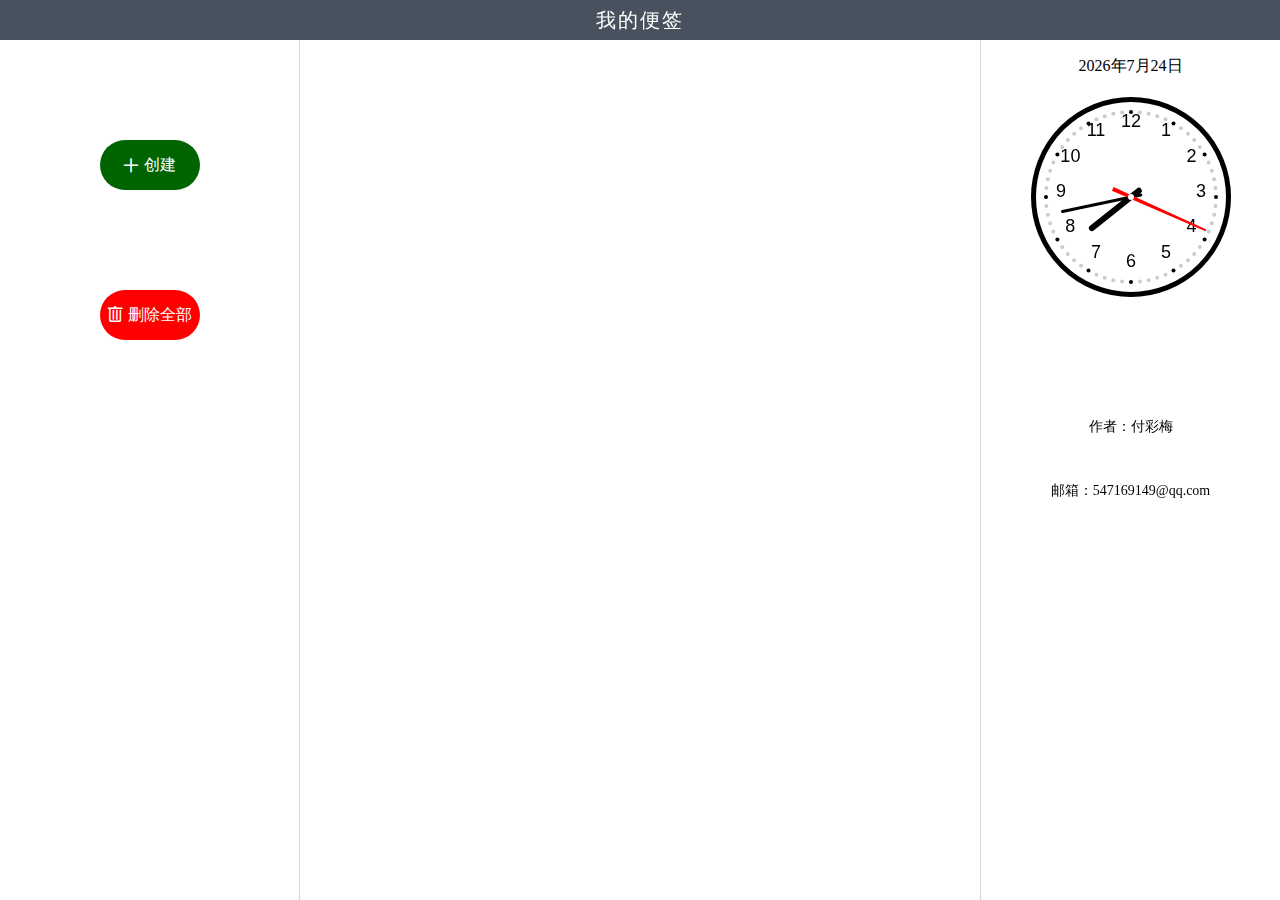
<file: index.html>
<!DOCTYPE html>
<html>
<head>
    <meta charset="UTF-8">
    <title>StickyNotes</title>
    <link href="CSS/iconFont/iconfont.css" rel="stylesheet">
    <link href="CSS/normalize.css" rel="stylesheet">
    <link href="CSS/index.css" rel="stylesheet">
</head>
<body>
<nav>
    <div class="navTitle">我的便签</div>
</nav>

<div class="container">
    <div class="main">
        <div class="mainContent" id="mainContent">
        </div>
    </div>
    <div class="left">
        <button id="create"><i class="iconfont icon-chuangjian"></i>  创建</button>
        <button id="delAll"><i class="iconfont icon-quanbushanchu"></i> 删除全部</button>
    </div>
    <div class="right">
        <div class="curTime">
            <p><span class="year"></span>年<span class="month"></span>月<span class="day"></span>日</p>
        </div>

        <div class="canvasDiv">
            <canvas id="clock" width="200px" height="200px"></canvas>
        </div>
        <div class="myInfo">
            <p class="author">作者：付彩梅</p>
            <p>邮箱：547169149@qq.com</p>
        </div>
    </div>
</div>

<script src="js/common.js"></script>
<script src="js/index.js"></script>
<script type="text/javascript" src="js/clock.js"></script>

</body>
</html>
</file>
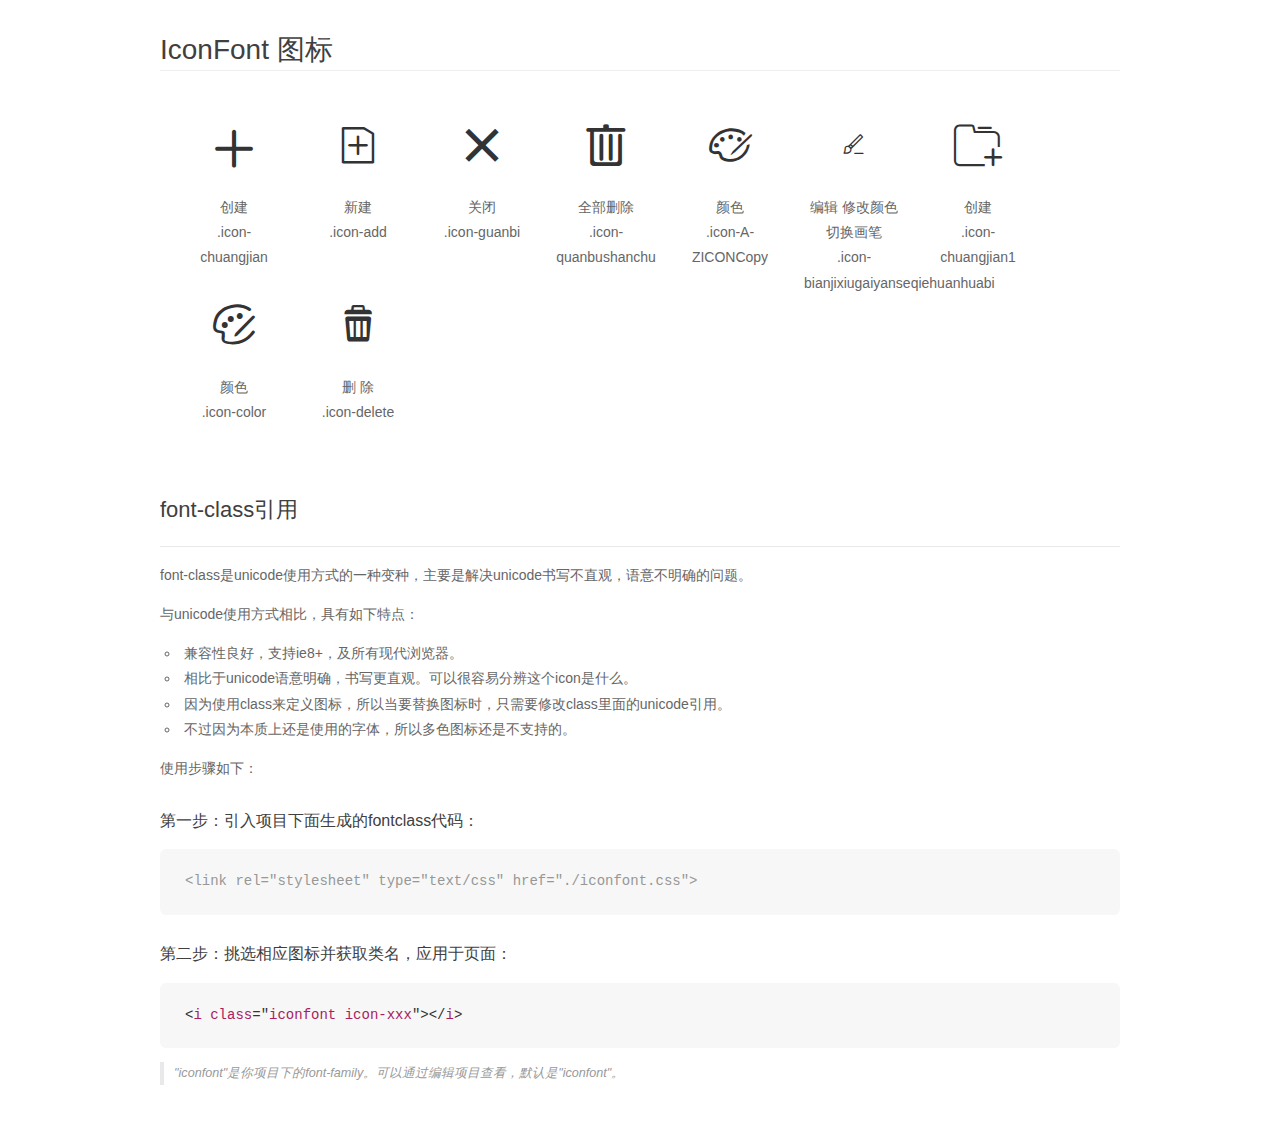
<file: CSS/iconFont/demo_fontclass.html>
<!DOCTYPE html>
<html>
<head>
    <meta charset="utf-8"/>
    <title>IconFont</title>
    <link rel="stylesheet" href="demo.css">
    <link rel="stylesheet" href="iconfont.css">
</head>
<body>
    <div class="main markdown">
        <h1>IconFont 图标</h1>
        <ul class="icon_lists clear">
            
                <li>
                <i class="icon iconfont icon-chuangjian"></i>
                    <div class="name">创建</div>
                    <div class="fontclass">.icon-chuangjian</div>
                </li>
            
                <li>
                <i class="icon iconfont icon-add"></i>
                    <div class="name">新建</div>
                    <div class="fontclass">.icon-add</div>
                </li>
            
                <li>
                <i class="icon iconfont icon-guanbi"></i>
                    <div class="name">关闭</div>
                    <div class="fontclass">.icon-guanbi</div>
                </li>
            
                <li>
                <i class="icon iconfont icon-quanbushanchu"></i>
                    <div class="name">全部删除</div>
                    <div class="fontclass">.icon-quanbushanchu</div>
                </li>
            
                <li>
                <i class="icon iconfont icon-A-ZICONCopy"></i>
                    <div class="name">颜色</div>
                    <div class="fontclass">.icon-A-ZICONCopy</div>
                </li>
            
                <li>
                <i class="icon iconfont icon-bianjixiugaiyanseqiehuanhuabi"></i>
                    <div class="name">编辑 修改颜色 切换画笔</div>
                    <div class="fontclass">.icon-bianjixiugaiyanseqiehuanhuabi</div>
                </li>
            
                <li>
                <i class="icon iconfont icon-chuangjian1"></i>
                    <div class="name">创建</div>
                    <div class="fontclass">.icon-chuangjian1</div>
                </li>
            
                <li>
                <i class="icon iconfont icon-color"></i>
                    <div class="name">颜色</div>
                    <div class="fontclass">.icon-color</div>
                </li>
            
                <li>
                <i class="icon iconfont icon-delete"></i>
                    <div class="name">删 除</div>
                    <div class="fontclass">.icon-delete</div>
                </li>
            
        </ul>

        <h2 id="font-class-">font-class引用</h2>
        <hr>

        <p>font-class是unicode使用方式的一种变种，主要是解决unicode书写不直观，语意不明确的问题。</p>
        <p>与unicode使用方式相比，具有如下特点：</p>
        <ul>
        <li>兼容性良好，支持ie8+，及所有现代浏览器。</li>
        <li>相比于unicode语意明确，书写更直观。可以很容易分辨这个icon是什么。</li>
        <li>因为使用class来定义图标，所以当要替换图标时，只需要修改class里面的unicode引用。</li>
        <li>不过因为本质上还是使用的字体，所以多色图标还是不支持的。</li>
        </ul>
        <p>使用步骤如下：</p>
        <h3 id="-fontclass-">第一步：引入项目下面生成的fontclass代码：</h3>


        <pre><code class="lang-js hljs javascript"><span class="hljs-comment">&lt;link rel="stylesheet" type="text/css" href="./iconfont.css"&gt;</span></code></pre>
        <h3 id="-">第二步：挑选相应图标并获取类名，应用于页面：</h3>
        <pre><code class="lang-css hljs">&lt;<span class="hljs-selector-tag">i</span> <span class="hljs-selector-tag">class</span>="<span class="hljs-selector-tag">iconfont</span> <span class="hljs-selector-tag">icon-xxx</span>"&gt;&lt;/<span class="hljs-selector-tag">i</span>&gt;</code></pre>
        <blockquote>
        <p>"iconfont"是你项目下的font-family。可以通过编辑项目查看，默认是"iconfont"。</p>
        </blockquote>
    </div>
</body>
</html>
</file>
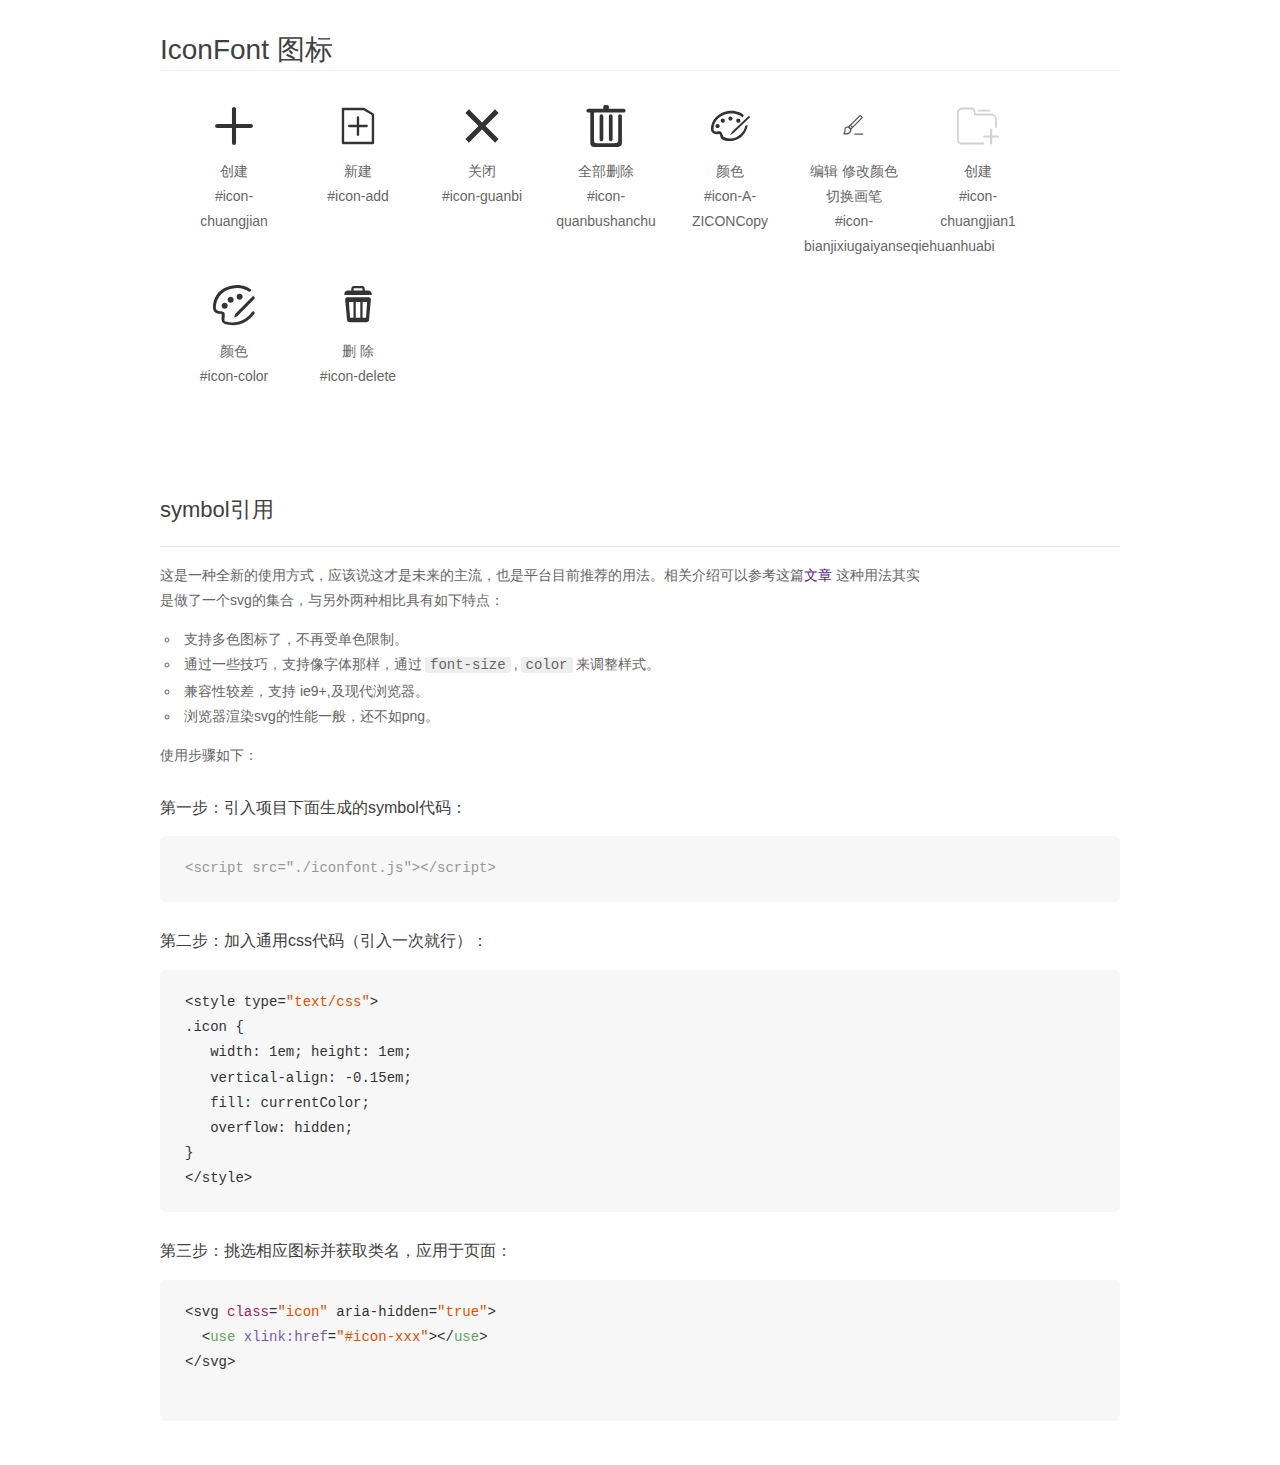
<file: CSS/iconFont/demo_symbol.html>
<!DOCTYPE html>
<html>
<head>
    <meta charset="utf-8"/>
    <title>IconFont</title>
    <link rel="stylesheet" href="demo.css">
    <script src="iconfont.js"></script>

    <style type="text/css">
        .icon {
          /* 通过设置 font-size 来改变图标大小 */
          width: 1em; height: 1em;
          /* 图标和文字相邻时，垂直对齐 */
          vertical-align: -0.15em;
          /* 通过设置 color 来改变 SVG 的颜色/fill */
          fill: currentColor;
          /* path 和 stroke 溢出 viewBox 部分在 IE 下会显示
             normalize.css 中也包含这行 */
          overflow: hidden;
        }

    </style>
</head>
<body>
    <div class="main markdown">
        <h1>IconFont 图标</h1>
        <ul class="icon_lists clear">
            
                <li>
                    <svg class="icon" aria-hidden="true">
                        <use xlink:href="#icon-chuangjian"></use>
                    </svg>
                    <div class="name">创建</div>
                    <div class="fontclass">#icon-chuangjian</div>
                </li>
            
                <li>
                    <svg class="icon" aria-hidden="true">
                        <use xlink:href="#icon-add"></use>
                    </svg>
                    <div class="name">新建</div>
                    <div class="fontclass">#icon-add</div>
                </li>
            
                <li>
                    <svg class="icon" aria-hidden="true">
                        <use xlink:href="#icon-guanbi"></use>
                    </svg>
                    <div class="name">关闭</div>
                    <div class="fontclass">#icon-guanbi</div>
                </li>
            
                <li>
                    <svg class="icon" aria-hidden="true">
                        <use xlink:href="#icon-quanbushanchu"></use>
                    </svg>
                    <div class="name">全部删除</div>
                    <div class="fontclass">#icon-quanbushanchu</div>
                </li>
            
                <li>
                    <svg class="icon" aria-hidden="true">
                        <use xlink:href="#icon-A-ZICONCopy"></use>
                    </svg>
                    <div class="name">颜色</div>
                    <div class="fontclass">#icon-A-ZICONCopy</div>
                </li>
            
                <li>
                    <svg class="icon" aria-hidden="true">
                        <use xlink:href="#icon-bianjixiugaiyanseqiehuanhuabi"></use>
                    </svg>
                    <div class="name">编辑 修改颜色 切换画笔</div>
                    <div class="fontclass">#icon-bianjixiugaiyanseqiehuanhuabi</div>
                </li>
            
                <li>
                    <svg class="icon" aria-hidden="true">
                        <use xlink:href="#icon-chuangjian1"></use>
                    </svg>
                    <div class="name">创建</div>
                    <div class="fontclass">#icon-chuangjian1</div>
                </li>
            
                <li>
                    <svg class="icon" aria-hidden="true">
                        <use xlink:href="#icon-color"></use>
                    </svg>
                    <div class="name">颜色</div>
                    <div class="fontclass">#icon-color</div>
                </li>
            
                <li>
                    <svg class="icon" aria-hidden="true">
                        <use xlink:href="#icon-delete"></use>
                    </svg>
                    <div class="name">删 除</div>
                    <div class="fontclass">#icon-delete</div>
                </li>
            
        </ul>


        <h2 id="symbol-">symbol引用</h2>
        <hr>

        <p>这是一种全新的使用方式，应该说这才是未来的主流，也是平台目前推荐的用法。相关介绍可以参考这篇<a href="">文章</a>
        这种用法其实是做了一个svg的集合，与另外两种相比具有如下特点：</p>
        <ul>
          <li>支持多色图标了，不再受单色限制。</li>
          <li>通过一些技巧，支持像字体那样，通过<code>font-size</code>,<code>color</code>来调整样式。</li>
          <li>兼容性较差，支持 ie9+,及现代浏览器。</li>
          <li>浏览器渲染svg的性能一般，还不如png。</li>
        </ul>
        <p>使用步骤如下：</p>
        <h3 id="-symbol-">第一步：引入项目下面生成的symbol代码：</h3>
        <pre><code class="lang-js hljs javascript"><span class="hljs-comment">&lt;script src="./iconfont.js"&gt;&lt;/script&gt;</span></code></pre>
        <h3 id="-css-">第二步：加入通用css代码（引入一次就行）：</h3>
        <pre><code class="lang-js hljs javascript">&lt;style type=<span class="hljs-string">"text/css"</span>&gt;
.icon {
   width: <span class="hljs-number">1</span>em; height: <span class="hljs-number">1</span>em;
   vertical-align: <span class="hljs-number">-0.15</span>em;
   fill: currentColor;
   overflow: hidden;
}
&lt;<span class="hljs-regexp">/style&gt;</span></code></pre>
        <h3 id="-">第三步：挑选相应图标并获取类名，应用于页面：</h3>
        <pre><code class="lang-js hljs javascript">&lt;svg <span class="hljs-class"><span class="hljs-keyword">class</span></span>=<span class="hljs-string">"icon"</span> aria-hidden=<span class="hljs-string">"true"</span>&gt;<span class="xml"><span class="hljs-tag">
  &lt;<span class="hljs-name">use</span> <span class="hljs-attr">xlink:href</span>=<span class="hljs-string">"#icon-xxx"</span>&gt;</span><span class="hljs-tag">&lt;/<span class="hljs-name">use</span>&gt;</span>
</span>&lt;<span class="hljs-regexp">/svg&gt;
        </span></code></pre>
    </div>
</body>
</html>
</file>
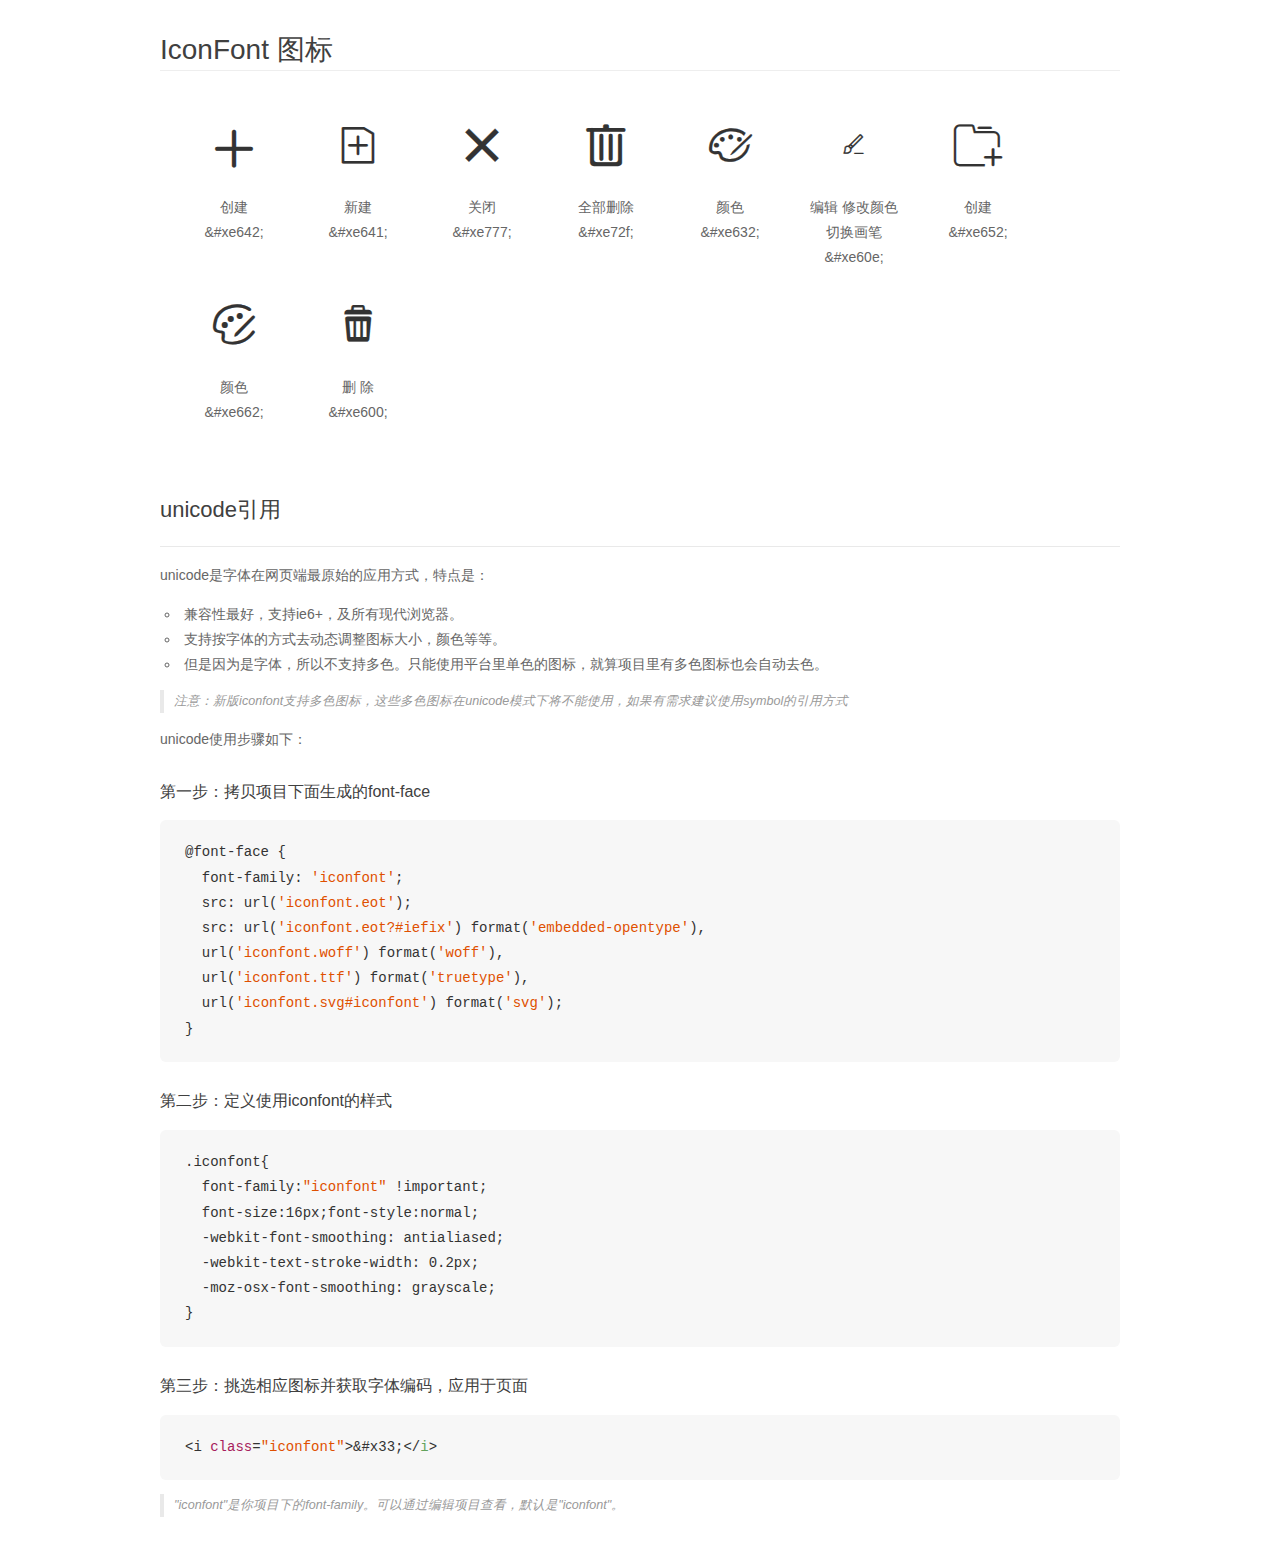
<file: CSS/iconFont/demo_unicode.html>
<!DOCTYPE html>
<html>
<head>
    <meta charset="utf-8"/>
    <title>IconFont</title>
    <link rel="stylesheet" href="demo.css">

    <style type="text/css">

        @font-face {font-family: "iconfont";
          src: url('iconfont.eot'); /* IE9*/
          src: url('iconfont.eot#iefix') format('embedded-opentype'), /* IE6-IE8 */
          url('iconfont.woff') format('woff'), /* chrome, firefox */
          url('iconfont.ttf') format('truetype'), /* chrome, firefox, opera, Safari, Android, iOS 4.2+*/
          url('iconfont.svg#iconfont') format('svg'); /* iOS 4.1- */
        }

        .iconfont {
          font-family:"iconfont" !important;
          font-size:16px;
          font-style:normal;
          -webkit-font-smoothing: antialiased;
          -webkit-text-stroke-width: 0.2px;
          -moz-osx-font-smoothing: grayscale;
        }

    </style>
</head>
<body>
    <div class="main markdown">
        <h1>IconFont 图标</h1>
        <ul class="icon_lists clear">
            
                <li>
                <i class="icon iconfont">&#xe642;</i>
                    <div class="name">创建</div>
                    <div class="code">&amp;#xe642;</div>
                </li>
            
                <li>
                <i class="icon iconfont">&#xe641;</i>
                    <div class="name">新建</div>
                    <div class="code">&amp;#xe641;</div>
                </li>
            
                <li>
                <i class="icon iconfont">&#xe777;</i>
                    <div class="name">关闭</div>
                    <div class="code">&amp;#xe777;</div>
                </li>
            
                <li>
                <i class="icon iconfont">&#xe72f;</i>
                    <div class="name">全部删除</div>
                    <div class="code">&amp;#xe72f;</div>
                </li>
            
                <li>
                <i class="icon iconfont">&#xe632;</i>
                    <div class="name">颜色</div>
                    <div class="code">&amp;#xe632;</div>
                </li>
            
                <li>
                <i class="icon iconfont">&#xe60e;</i>
                    <div class="name">编辑 修改颜色 切换画笔</div>
                    <div class="code">&amp;#xe60e;</div>
                </li>
            
                <li>
                <i class="icon iconfont">&#xe652;</i>
                    <div class="name">创建</div>
                    <div class="code">&amp;#xe652;</div>
                </li>
            
                <li>
                <i class="icon iconfont">&#xe662;</i>
                    <div class="name">颜色</div>
                    <div class="code">&amp;#xe662;</div>
                </li>
            
                <li>
                <i class="icon iconfont">&#xe600;</i>
                    <div class="name">删 除</div>
                    <div class="code">&amp;#xe600;</div>
                </li>
            
        </ul>
        <h2 id="unicode-">unicode引用</h2>
        <hr>

        <p>unicode是字体在网页端最原始的应用方式，特点是：</p>
        <ul>
        <li>兼容性最好，支持ie6+，及所有现代浏览器。</li>
        <li>支持按字体的方式去动态调整图标大小，颜色等等。</li>
        <li>但是因为是字体，所以不支持多色。只能使用平台里单色的图标，就算项目里有多色图标也会自动去色。</li>
        </ul>
        <blockquote>
        <p>注意：新版iconfont支持多色图标，这些多色图标在unicode模式下将不能使用，如果有需求建议使用symbol的引用方式</p>
        </blockquote>
        <p>unicode使用步骤如下：</p>
        <h3 id="-font-face">第一步：拷贝项目下面生成的font-face</h3>
        <pre><code class="lang-js hljs javascript">@font-face {
  font-family: <span class="hljs-string">'iconfont'</span>;
  src: url(<span class="hljs-string">'iconfont.eot'</span>);
  src: url(<span class="hljs-string">'iconfont.eot?#iefix'</span>) format(<span class="hljs-string">'embedded-opentype'</span>),
  url(<span class="hljs-string">'iconfont.woff'</span>) format(<span class="hljs-string">'woff'</span>),
  url(<span class="hljs-string">'iconfont.ttf'</span>) format(<span class="hljs-string">'truetype'</span>),
  url(<span class="hljs-string">'iconfont.svg#iconfont'</span>) format(<span class="hljs-string">'svg'</span>);
}
</code></pre>
        <h3 id="-iconfont-">第二步：定义使用iconfont的样式</h3>
        <pre><code class="lang-js hljs javascript">.iconfont{
  font-family:<span class="hljs-string">"iconfont"</span> !important;
  font-size:<span class="hljs-number">16</span>px;font-style:normal;
  -webkit-font-smoothing: antialiased;
  -webkit-text-stroke-width: <span class="hljs-number">0.2</span>px;
  -moz-osx-font-smoothing: grayscale;
}
</code></pre>
        <h3 id="-">第三步：挑选相应图标并获取字体编码，应用于页面</h3>
        <pre><code class="lang-js hljs javascript">&lt;i <span class="hljs-class"><span class="hljs-keyword">class</span></span>=<span class="hljs-string">"iconfont"</span>&gt;&amp;#x33;<span class="xml"><span class="hljs-tag">&lt;/<span class="hljs-name">i</span>&gt;</span></span></code></pre>

        <blockquote>
        <p>"iconfont"是你项目下的font-family。可以通过编辑项目查看，默认是"iconfont"。</p>
        </blockquote>
    </div>


</body>
</html>
</file>
<file: CSS/iconFont/iconfont.css>
@font-face {font-family: "iconfont";
  src: url('iconfont.eot?t=1505896940363'); /* IE9*/
  src: url('iconfont.eot?t=1505896940363#iefix') format('embedded-opentype'), /* IE6-IE8 */
  url('[data-uri]') format('woff'),
  url('iconfont.ttf?t=1505896940363') format('truetype'), /* chrome, firefox, opera, Safari, Android, iOS 4.2+*/
  url('iconfont.svg?t=1505896940363#iconfont') format('svg'); /* iOS 4.1- */
}

.iconfont {
  font-family:"iconfont" !important;
  font-size:16px;
  font-style:normal;
  -webkit-font-smoothing: antialiased;
  -moz-osx-font-smoothing: grayscale;
}

.icon-chuangjian:before { content: "\e642"; }

.icon-add:before { content: "\e641"; }

.icon-guanbi:before { content: "\e777"; }

.icon-quanbushanchu:before { content: "\e72f"; }

.icon-A-ZICONCopy:before { content: "\e632"; }

.icon-bianjixiugaiyanseqiehuanhuabi:before { content: "\e60e"; }

.icon-chuangjian1:before { content: "\e652"; }

.icon-color:before { content: "\e662"; }

.icon-delete:before { content: "\e600"; }
</file>
<file: CSS/index.css>
body{
    font: 14px/1.3 "Microsoft Yahei";
}

/*页面的相关的CSS*/

/*导航栏*/
nav{
    min-width:1024px;
    height: 40px;
    background-color: #48525e;
}
nav .navTitle{
    min-width: 1024px;
    margin: 0 auto;
    font-family: "Helvetica", "Tahoma, Arial", "sans-serif";
    font-size: 20px;
    color: #fff;
    text-align: center;
    line-height: 40px;
    letter-spacing: 2px;
}

/*三栏布局*/
.container{
    min-width: 1024px;
}
.container .main{
    float: left;
    width: 100%;
    height: 100%;
}
.container .main .mainContent{
    margin: 0 300px;
    height: 100%;
    min-width: 424px;
    position: relative;
}
.container .left{
    box-sizing: border-box;
    float: left;
    width: 300px;
    height: 100%;
    margin-left: -100%;
    border-right: 1px solid #dcd6ca;

}
.container .right{
    box-sizing: border-box;
    float: left;
    width: 300px;
    height: 100%;
    margin-left: -300px;
    border-left: 1px solid #dcd6ca;

}


/*左栏样式*/
.left button{
    display: block;
    width: 100px;
    height: 50px;
    border-radius: 25px;
   /* line-height: 50px;*/
    text-align: center;
    margin: 100px auto;
    background-color: darkgreen;
    color: #fff;
    font-size: 16px;
    border: none;
    outline: none;
}
#delAll{
    background-color: red;
}
/*中间栏样式*/

/*右栏样式*/
.right .curTime{
    text-align: center;
    font-size: 16px;

}
.right .canvasDiv{
    text-align: center;
    margin-top: 20px;
}



/*note的相关CSS*/
.m-note{
    position: absolute;
    width:200px;
    height:300px;
    box-shadow: 0 5px 10px rgba(0,0,0,0.5);
    padding:10px;
    background-color: rgb(204, 255, 0);
    overflow: auto;
}
.m-note .u-operator{
    height: 30px;
    background-color: rgb(204,204,51);
    position: absolute;
    top: 0;
    left: 0;
    right:0;
    display: -webkit-flex; /* Safari */
    display: flex;
}
.m-note .u-operator .flex-item{
    flex-grow:1;
    text-align: center;
}
.m-note .u-operator .flex-item i{
    display: inline-block;
    width:30px;
    height:30px;
    line-height: 30px;
    font-size: 20px;
    color: #fff;
    text-align: center;
}

.m-note .u-editor{
    position: absolute;
    top:32px;
    bottom: 30px;
    left:10px;
    right:10px;
    outline:none;
    overflow: auto;
}
.m-note .u-timestamp{
    height: 30px;
    line-height: 30px;
    background-color: rgb(204,204,51);
    padding: 0 0 0 10px;
    position: absolute;
    bottom: 0;
    left: 0;
    right:0;
    font-size: 12px;
    color:#fff;
}


.canvasDiv{
    margin: 20px auto 100px;
}
.myInfo{
    margin: 0 auto;
}
.myInfo p{
    text-align: center;
    height: 50px;
    line-height: 50px;
}
</file>
<file: CSS/iconFont/demo.css>
*{margin: 0;padding: 0;list-style: none;}
/*
KISSY CSS Reset
理念：1. reset 的目的不是清除浏览器的默认样式，这仅是部分工作。清除和重置是紧密不可分的。
2. reset 的目的不是让默认样式在所有浏览器下一致，而是减少默认样式有可能带来的问题。
3. reset 期望提供一套普适通用的基础样式。但没有银弹，推荐根据具体需求，裁剪和修改后再使用。
特色：1. 适应中文；2. 基于最新主流浏览器。
维护：玉伯<lifesinger@gmail.com>, 正淳<ragecarrier@gmail.com>
 */

/** 清除内外边距 **/
body, h1, h2, h3, h4, h5, h6, hr, p, blockquote, /* structural elements 结构元素 */
dl, dt, dd, ul, ol, li, /* list elements 列表元素 */
pre, /* text formatting elements 文本格式元素 */
form, fieldset, legend, button, input, textarea, /* form elements 表单元素 */
th, td /* table elements 表格元素 */ {
  margin: 0;
  padding: 0;
}

/** 设置默认字体 **/
body,
button, input, select, textarea /* for ie */ {
  font: 12px/1.5 tahoma, arial, \5b8b\4f53, sans-serif;
}
h1, h2, h3, h4, h5, h6 { font-size: 100%; }
address, cite, dfn, em, var { font-style: normal; } /* 将斜体扶正 */
code, kbd, pre, samp { font-family: courier new, courier, monospace; } /* 统一等宽字体 */
small { font-size: 12px; } /* 小于 12px 的中文很难阅读，让 small 正常化 */

/** 重置列表元素 **/
ul, ol { list-style: none; }

/** 重置文本格式元素 **/
a { text-decoration: none; }
a:hover { text-decoration: underline; }


/** 重置表单元素 **/
legend { color: #000; } /* for ie6 */
fieldset, img { border: 0; } /* img 搭车：让链接里的 img 无边框 */
button, input, select, textarea { font-size: 100%; } /* 使得表单元素在 ie 下能继承字体大小 */
/* 注：optgroup 无法扶正 */

/** 重置表格元素 **/
table { border-collapse: collapse; border-spacing: 0; }

/* 清除浮动 */
.ks-clear:after, .clear:after {
  content: '\20';
  display: block;
  height: 0;
  clear: both;
}
.ks-clear, .clear {
  *zoom: 1;
}

.main {
  padding: 30px 100px;
width: 960px;
margin: 0 auto;
}
.main h1{font-size:36px; color:#333; text-align:left;margin-bottom:30px; border-bottom: 1px solid #eee;}

.helps{margin-top:40px;}
.helps pre{
  padding:20px;
  margin:10px 0;
  border:solid 1px #e7e1cd;
  background-color: #fffdef;
  overflow: auto;
}

.icon_lists{
  width: 100% !important;

}

.icon_lists li{
  float:left;
  width: 100px;
  height:180px;
  text-align: center;
  list-style: none !important;
}
.icon_lists .icon{
  font-size: 42px;
  line-height: 100px;
  margin: 10px 0;
  color:#333;
  -webkit-transition: font-size 0.25s ease-out 0s;
  -moz-transition: font-size 0.25s ease-out 0s;
  transition: font-size 0.25s ease-out 0s;

}
.icon_lists .icon:hover{
  font-size: 100px;
}



.markdown {
  color: #666;
  font-size: 14px;
  line-height: 1.8;
}

.highlight {
  line-height: 1.5;
}

.markdown img {
  vertical-align: middle;
  max-width: 100%;
}

.markdown h1 {
  color: #404040;
  font-weight: 500;
  line-height: 40px;
  margin-bottom: 24px;
}

.markdown h2,
.markdown h3,
.markdown h4,
.markdown h5,
.markdown h6 {
  color: #404040;
  margin: 1.6em 0 0.6em 0;
  font-weight: 500;
  clear: both;
}

.markdown h1 {
  font-size: 28px;
}

.markdown h2 {
  font-size: 22px;
}

.markdown h3 {
  font-size: 16px;
}

.markdown h4 {
  font-size: 14px;
}

.markdown h5 {
  font-size: 12px;
}

.markdown h6 {
  font-size: 12px;
}

.markdown hr {
  height: 1px;
  border: 0;
  background: #e9e9e9;
  margin: 16px 0;
  clear: both;
}

.markdown p,
.markdown pre {
  margin: 1em 0;
}

.markdown > p,
.markdown > blockquote,
.markdown > .highlight,
.markdown > ol,
.markdown > ul {
  width: 80%;
}

.markdown ul > li {
  list-style: circle;
}

.markdown > ul li,
.markdown blockquote ul > li {
  margin-left: 20px;
  padding-left: 4px;
}

.markdown > ul li p,
.markdown > ol li p {
  margin: 0.6em 0;
}

.markdown ol > li {
  list-style: decimal;
}

.markdown > ol li,
.markdown blockquote ol > li {
  margin-left: 20px;
  padding-left: 4px;
}

.markdown code {
  margin: 0 3px;
  padding: 0 5px;
  background: #eee;
  border-radius: 3px;
}

.markdown pre {
  border-radius: 6px;
  background: #f7f7f7;
  padding: 20px;
}

.markdown pre code {
  border: none;
  background: #f7f7f7;
  margin: 0;
}

.markdown strong,
.markdown b {
  font-weight: 600;
}

.markdown > table {
  border-collapse: collapse;
  border-spacing: 0px;
  empty-cells: show;
  border: 1px solid #e9e9e9;
  width: 95%;
  margin-bottom: 24px;
}

.markdown > table th {
  white-space: nowrap;
  color: #333;
  font-weight: 600;

}

.markdown > table th,
.markdown > table td {
  border: 1px solid #e9e9e9;
  padding: 8px 16px;
  text-align: left;
}

.markdown > table th {
  background: #F7F7F7;
}

.markdown blockquote {
  font-size: 90%;
  color: #999;
  border-left: 4px solid #e9e9e9;
  padding-left: 0.8em;
  margin: 1em 0;
  font-style: italic;
}

.markdown blockquote p {
  margin: 0;
}

.markdown .anchor {
  opacity: 0;
  transition: opacity 0.3s ease;
  margin-left: 8px;
}

.markdown .waiting {
  color: #ccc;
}

.markdown h1:hover .anchor,
.markdown h2:hover .anchor,
.markdown h3:hover .anchor,
.markdown h4:hover .anchor,
.markdown h5:hover .anchor,
.markdown h6:hover .anchor {
  opacity: 1;
  display: inline-block;
}

.markdown > br,
.markdown > p > br {
  clear: both;
}


.hljs {
  display: block;
  background: white;
  padding: 0.5em;
  color: #333333;
  overflow-x: auto;
}

.hljs-comment,
.hljs-meta {
  color: #969896;
}

.hljs-string,
.hljs-variable,
.hljs-template-variable,
.hljs-strong,
.hljs-emphasis,
.hljs-quote {
  color: #df5000;
}

.hljs-keyword,
.hljs-selector-tag,
.hljs-type {
  color: #a71d5d;
}

.hljs-literal,
.hljs-symbol,
.hljs-bullet,
.hljs-attribute {
  color: #0086b3;
}

.hljs-section,
.hljs-name {
  color: #63a35c;
}

.hljs-tag {
  color: #333333;
}

.hljs-title,
.hljs-attr,
.hljs-selector-id,
.hljs-selector-class,
.hljs-selector-attr,
.hljs-selector-pseudo {
  color: #795da3;
}

.hljs-addition {
  color: #55a532;
  background-color: #eaffea;
}

.hljs-deletion {
  color: #bd2c00;
  background-color: #ffecec;
}

.hljs-link {
  text-decoration: underline;
}

pre{
  background: #fff;
}
</file>
